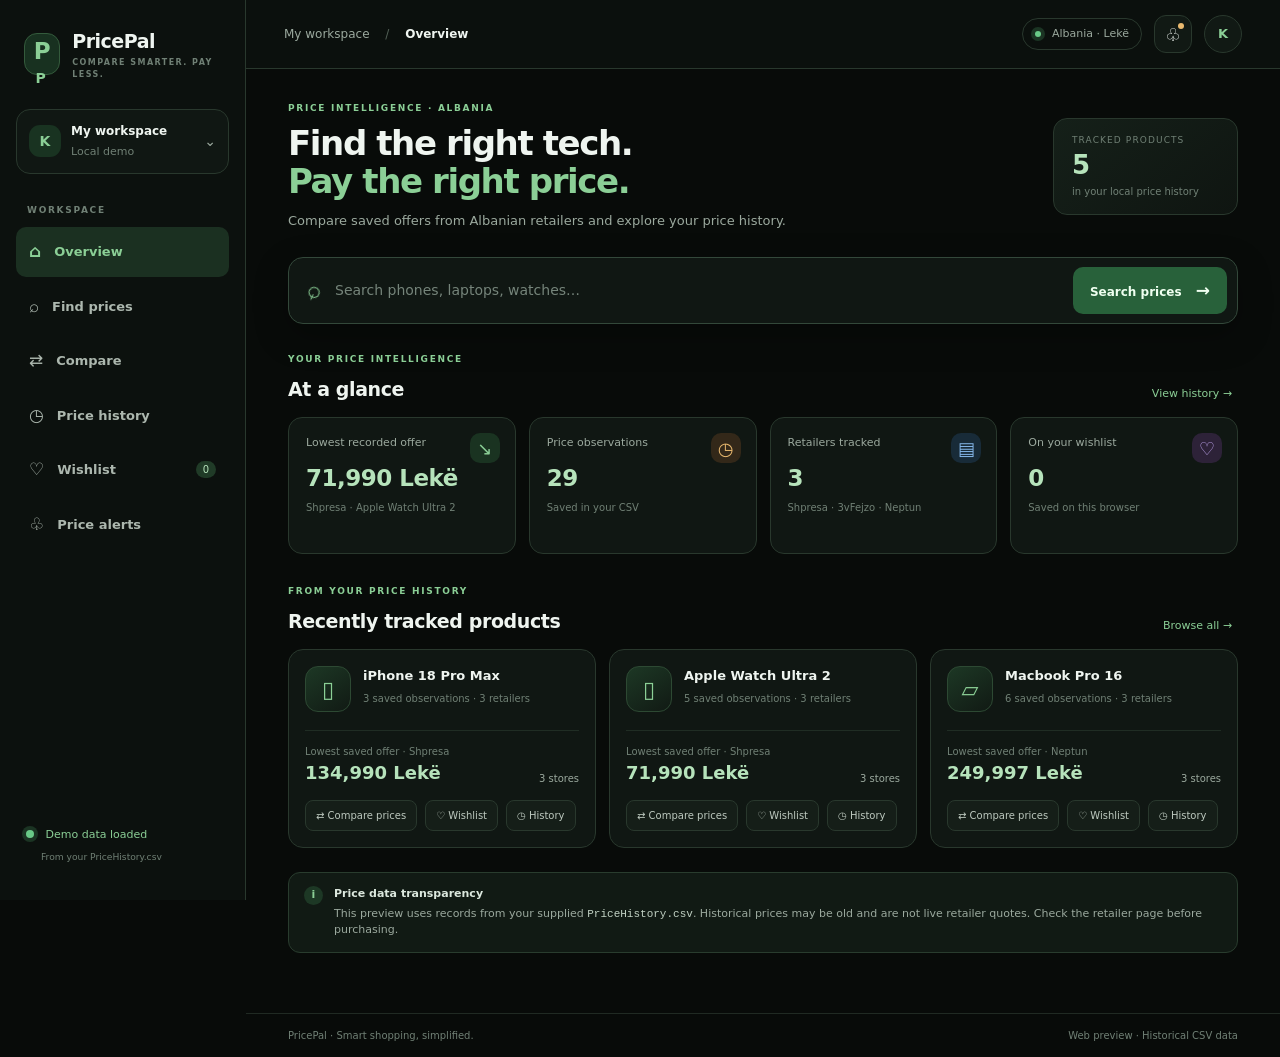
<file: PricePalWeb/index.html>
<!doctype html>
<html lang="en"><head><meta charset="utf-8"><meta name="viewport" content="width=device-width,initial-scale=1"><meta name="theme-color" content="#080b09"><title>PricePal — Compare Smarter. Pay Less.</title><link rel="icon" href="data:image/svg+xml,%3Csvg xmlns='http://www.w3.org/2000/svg' viewBox='0 0 64 64'%3E%3Crect width='64' height='64' rx='16' fill='%23101914'/%3E%3Cpath d='M16 48V15h17c10 0 16 5 16 14S43 44 33 44H25v4z' fill='none' stroke='%238bcf96' stroke-width='6'/%3E%3C/svg%3E"><link rel="stylesheet" href="styles.css"></head><body>
<div class="shell"><aside class="sidebar"><a class="brand" href="#dashboard"><span class="brand-mark">P<span>P</span></span><span class="brand-name">PricePal<small>COMPARE SMARTER. PAY LESS.</small></span></a><div class="profile"><div class="avatar">K</div><div><b>My workspace</b><small>Local demo</small></div><span class="chev">⌄</span></div><p class="nav-label">WORKSPACE</p><nav id="nav"><button class="active" data-page="dashboard">⌂ <span>Overview</span></button><button data-page="products">⌕ <span>Find prices</span></button><button data-page="compare">⇄ <span>Compare</span></button><button data-page="history">◷ <span>Price history</span></button><button data-page="wishlist">♡ <span>Wishlist</span><i id="wishCount">0</i></button><button data-page="alerts">♧ <span>Price alerts</span></button></nav><div class="side-foot"><span class="status-dot"></span> Demo data loaded<br><small>From your PriceHistory.csv</small></div></aside>
<main class="main"><header class="topbar"><div class="crumb">My workspace <span>/</span> <b id="crumb">Overview</b></div><div class="top-actions"><span class="pill"><span class="status-dot"></span> Albania · Lekë</span><button class="icon-btn" title="Notifications" data-page="alerts">♧<em></em></button><button class="user-btn">K</button></div></header><div class="content">
<section class="page active" id="page-dashboard"><div class="welcome"><div><p class="eyebrow">PRICE INTELLIGENCE · ALBANIA</p><h1>Find the right tech.<br><span>Pay the right price.</span></h1><p class="muted">Compare saved offers from Albanian retailers and explore your price history.</p></div><div class="hero-stat"><span>TRACKED PRODUCTS</span><strong id="statProducts">—</strong><small>in your local price history</small></div></div>
<div class="search-card"><div class="search-icon">⌕</div><input id="globalSearch" placeholder="Search phones, laptops, watches…" autocomplete="off"><button id="searchBtn" class="primary">Search prices <b>→</b></button></div>
<div class="section-head"><div><p class="eyebrow">YOUR PRICE INTELLIGENCE</p><h2>At a glance</h2></div><button class="text-btn" data-page="history">View history →</button></div><div class="stats-grid"><article class="stat-card"><div class="stat-icon green">↘</div><small>Lowest recorded offer</small><strong id="statLowest">—</strong><span id="statLowestStore">Across saved records</span></article><article class="stat-card"><div class="stat-icon amber">◷</div><small>Price observations</small><strong id="statRecords">—</strong><span>Saved in your CSV</span></article><article class="stat-card"><div class="stat-icon blue">▤</div><small>Retailers tracked</small><strong id="statStores">—</strong><span>Shpresa · 3vFejzo · Neptun</span></article><article class="stat-card"><div class="stat-icon violet">♡</div><small>On your wishlist</small><strong id="statWishlist">0</strong><span>Saved on this browser</span></article></div>
<div class="section-head"><div><p class="eyebrow">FROM YOUR PRICE HISTORY</p><h2>Recently tracked products</h2></div><button class="text-btn" data-page="products">Browse all →</button></div><div class="product-grid" id="featured"></div><div class="notice"><span>i</span><div><b>Price data transparency</b><p>This preview uses records from your supplied <code>PriceHistory.csv</code>. Historical prices may be old and are not live retailer quotes. Check the retailer page before purchasing.</p></div></div></section>
<section class="page" id="page-products"><div class="page-title"><div><p class="eyebrow">CATALOG</p><h1>Find prices</h1><p class="muted">Search products with saved price records.</p></div><label class="filter"><span>Sort by</span><select id="sortProducts"><option value="name">Product name</option><option value="low">Lowest recorded price</option><option value="recent">Recently recorded</option></select></label></div><div class="search-card compact"><div class="search-icon">⌕</div><input id="productSearch" placeholder="Search by product or brand…"><button id="clearSearch" class="secondary">Clear</button></div><div class="catalog-meta" id="catalogMeta"></div><div class="product-grid" id="catalog"></div></section>
<section class="page" id="page-compare"><div class="page-title"><div><p class="eyebrow">RETAILER OFFERS</p><h1>Compare prices</h1><p class="muted">Compare the latest saved record for each retailer and product.</p></div></div><div class="compare-select"><label for="compareProduct">Choose a product</label><select id="compareProduct"></select></div><div id="compareBody"></div><div class="notice"><span>i</span><div><b>Saved prices, not live quotes</b><p>Offers are selected from your historical CSV by latest recorded date and time. Availability and current price may have changed.</p></div></div></section>
<section class="page" id="page-history"><div class="page-title"><div><p class="eyebrow">RECORDED OVER TIME</p><h1>Price history</h1><p class="muted">See how saved prices changed across retailers.</p></div><label class="filter"><span>Product</span><select id="historyProduct"></select></label></div><div class="history-summary" id="historySummary"></div><article class="panel chart-panel"><div class="panel-heading"><div><h2 id="chartTitle">Price movement</h2><p>Saved observations · Lekë</p></div><div class="legend" id="legend"></div></div><div class="chart-wrap"><svg id="priceChart" viewBox="0 0 900 320" role="img" aria-label="Price history line chart"></svg></div></article><div class="section-head"><div><p class="eyebrow">SOURCE RECORDS</p><h2>Observation log</h2></div></div><div class="table-wrap"><table><thead><tr><th>STORE</th><th>PRODUCT</th><th>PRICE</th><th>DATE</th><th>LINK</th></tr></thead><tbody id="historyRows"></tbody></table></div></section>
<section class="page" id="page-wishlist"><div class="page-title"><div><p class="eyebrow">YOUR SHORTLIST</p><h1>Wishlist</h1><p class="muted">Keep products together while you compare.</p></div></div><div class="product-grid" id="wishlistGrid"></div><div id="emptyWish" class="empty" hidden><div>♡</div><h2>Your wishlist is empty</h2><p>Save a product from Find prices to keep it here.</p><button class="primary" data-page="products">Browse products →</button></div></section>
<section class="page" id="page-alerts"><div class="page-title"><div><p class="eyebrow">PRICE WATCH</p><h1>Price alerts</h1><p class="muted">Set a target price and this browser will remember it.</p></div></div><div class="alert-form panel"><h2>Create an alert</h2><p class="muted">Demo alerts are stored on this device. They do not run background checks or send email.</p><div class="form-row"><label>Product<select id="alertProduct"></select></label><label>Target price (Lekë)<input id="alertTarget" type="number" min="1" placeholder="e.g. 100000"></label><button id="createAlert" class="primary">Create alert</button></div><div id="alertMessage" class="form-message"></div></div><div class="section-head"><div><p class="eyebrow">TRACKED TARGETS</p><h2>Your alerts</h2></div></div><div id="alertsList"></div></section>
</div><footer><span>PricePal · Smart shopping, simplified.</span><span>Web preview · Historical CSV data</span></footer></main></div><div id="toast" role="status" aria-live="polite"></div><script src="app.js"></script></body></html>
</file>
<file: PricePalWeb/styles.css>
:root{--bg:#080b09;--panel:#101713;--panel2:#141d17;--hover:#1b281e;--line:#29382d;--green:#8bcf96;--green2:#b6e3bb;--ink:#eff5f0;--muted:#9ba99e;--dim:#708075;--amber:#e9b96f;--blue:#83b5e7;--purple:#baa0e7;--red:#ed8888}*{box-sizing:border-box}body{margin:0;background:var(--bg);color:var(--ink);font:14px/1.5 Inter,ui-sans-serif,system-ui,-apple-system,"Segoe UI",sans-serif}button,input,select{font:inherit;color:inherit}button{cursor:pointer}.shell{min-height:100vh;display:flex}.sidebar{width:246px;flex:0 0 246px;background:#0c110e;border-right:1px solid var(--line);padding:25px 16px 18px;display:flex;flex-direction:column;position:sticky;top:0;height:100vh}.brand{display:flex;align-items:center;gap:12px;color:inherit;text-decoration:none;padding:2px 8px 28px}.brand-mark{width:42px;height:42px;border-radius:13px;background:#183120;border:1px solid #345b3c;display:grid;place-items:center;color:var(--green);font-weight:850;font-size:23px;letter-spacing:-4px;padding-right:4px}.brand-mark span{font-size:14px;margin-left:-3px;align-self:end;margin-bottom:7px}.brand-name{font-weight:750;font-size:19px;letter-spacing:-.5px}.brand-name small{display:block;color:var(--dim);font-size:8px;letter-spacing:1.45px;margin-top:1px}.profile{display:flex;align-items:center;gap:10px;padding:12px;border:1px solid var(--line);border-radius:14px;background:#101713}.avatar,.user-btn{width:32px;height:32px;border-radius:11px;background:#193321;color:var(--green);display:grid;place-items:center;font-weight:750}.profile b{display:block;font-size:12px}.profile small{color:var(--dim);font-size:11px}.chev{margin-left:auto;color:var(--muted)}.nav-label{font-size:9px;color:var(--dim);font-weight:750;letter-spacing:1.7px;margin:30px 11px 10px}nav{display:grid;gap:5px}nav button{border:0;text-align:left;background:transparent;color:#acb7ae;border-radius:10px;padding:12px 13px;display:flex;gap:13px;align-items:center;font-size:17px}nav button span{font-size:13px;font-weight:550}nav button:hover{background:var(--hover);color:var(--ink)}nav button.active{background:#1b3021;color:var(--green);font-weight:700}nav button i{margin-left:auto;font-style:normal;border-radius:10px;background:#203b27;color:var(--green2);font-size:10px;padding:1px 7px}.side-foot{margin-top:auto;padding:14px 10px;color:var(--green);font-size:11px;line-height:2}.side-foot small{color:var(--dim);padding-left:15px}.status-dot{display:inline-block;width:8px;height:8px;border-radius:50%;background:#69c987;box-shadow:0 0 0 4px #1b3423;margin-right:8px}.main{min-width:0;flex:1;display:flex;flex-direction:column}.topbar{height:69px;border-bottom:1px solid var(--line);display:flex;align-items:center;justify-content:space-between;padding:0 38px;background:#0b100d;position:sticky;top:0;z-index:5}.crumb{color:var(--muted);font-size:12px}.crumb span{padding:0 12px;color:#526056}.crumb b{color:var(--ink)}.top-actions{display:flex;align-items:center;gap:12px}.pill{border:1px solid var(--line);border-radius:20px;padding:7px 12px;color:var(--muted);font-size:11px}.pill .status-dot{width:6px;height:6px;margin-right:7px}.icon-btn,.user-btn{position:relative;background:#111914;border:1px solid var(--line);width:38px;height:38px;border-radius:12px;font-size:18px}.icon-btn em{position:absolute;right:7px;top:7px;width:6px;height:6px;border-radius:50%;background:var(--amber)}.user-btn{border-radius:50%;font-size:13px}.content{width:min(1280px,100%);margin:0 auto;padding:33px 42px 60px;flex:1}.page{display:none;animation:fade .2s ease}.page.active{display:block}@keyframes fade{from{opacity:.5;transform:translateY(3px)}to{opacity:1;transform:none}}.welcome{display:flex;align-items:center;justify-content:space-between;gap:24px;margin-bottom:26px}.eyebrow{color:var(--green);font-size:9px;letter-spacing:1.7px;font-weight:800;margin:0 0 8px}.welcome h1,.page-title h1{font-size:34px;line-height:1.14;letter-spacing:-1.4px;margin:0 0 10px}.welcome h1 span{color:var(--green)}.muted{color:var(--muted);margin:0;font-size:13px}.hero-stat{min-width:185px;padding:15px 18px;border:1px solid var(--line);background:linear-gradient(140deg,#152019,#0f1511);border-radius:14px}.hero-stat span,.hero-stat small{display:block;color:var(--dim);font-size:9px;letter-spacing:1.1px}.hero-stat strong{display:block;color:var(--green2);font-size:26px;line-height:1.4}.hero-stat small{letter-spacing:0;font-size:10px}.search-card{display:flex;align-items:center;gap:13px;border:1px solid #33483a;border-radius:15px;background:#101713;padding:9px 10px 9px 17px;box-shadow:0 12px 34px #0004;margin-bottom:29px}.search-icon{font-size:24px;color:var(--green);transform:rotate(-20deg)}.search-card input{flex:1;min-width:0;background:transparent;border:0;outline:0;font-size:14px}.search-card input::placeholder{color:#75847a}.primary,.secondary{border:0;border-radius:10px;padding:11px 17px;background:#28613a;color:#effff0;font-weight:700;font-size:12px;white-space:nowrap}.primary:hover{background:#347a49}.primary b{font-size:17px;margin-left:10px}.secondary{background:#1a261e;border:1px solid var(--line);color:var(--muted)}.section-head{display:flex;justify-content:space-between;align-items:end;margin:29px 0 14px}.section-head h2{margin:0;font-size:19px;letter-spacing:-.4px}.text-btn{background:none;border:0;color:var(--green);font-size:11px}.stats-grid{display:grid;grid-template-columns:repeat(4,minmax(0,1fr));gap:13px;margin-bottom:31px}.stat-card{position:relative;border:1px solid var(--line);background:var(--panel);border-radius:14px;padding:17px 17px 16px;min-height:137px}.stat-icon{position:absolute;right:15px;top:15px;width:30px;height:30px;border-radius:10px;display:grid;place-items:center;font-size:18px}.stat-icon.green{background:#1a3321;color:var(--green)}.stat-icon.amber{background:#332819;color:var(--amber)}.stat-icon.blue{background:#182b38;color:var(--blue)}.stat-icon.violet{background:#2d2238;color:var(--purple)}.stat-card small{display:block;color:var(--muted);font-size:11px}.stat-card strong{display:block;margin:9px 0 1px;color:var(--green2);font-size:23px;letter-spacing:-.5px}.stat-card span{font-size:10px;color:var(--dim)}.product-grid{display:grid;grid-template-columns:repeat(3,minmax(0,1fr));gap:13px}.product-card,.panel{border:1px solid var(--line);background:var(--panel);border-radius:15px}.product-card{padding:16px;transition:.18s}.product-card:hover{transform:translateY(-2px);border-color:#49644e}.product-top{display:flex;gap:12px;align-items:start}.product-art{width:46px;height:46px;border-radius:13px;background:linear-gradient(145deg,#1d3825,#111a14);border:1px solid #2d4933;display:grid;place-items:center;color:var(--green);font-size:22px;flex:none}.product-card h3{font-size:13px;margin:1px 0 2px;line-height:1.35}.product-card .sub{font-size:10px;color:var(--dim)}.price-line{display:flex;justify-content:space-between;align-items:end;margin-top:18px;padding-top:13px;border-top:1px solid #202d24}.price-line small{color:var(--dim);font-size:10px;display:block}.price-line strong{font-size:18px;color:var(--green2)}.price-line em{font-style:normal;color:var(--muted);font-size:10px}.card-actions{display:flex;gap:8px;margin-top:14px}.small-btn{border:1px solid var(--line);background:#151e18;border-radius:8px;color:#bdc9bf;padding:7px 10px;font-size:10px}.small-btn:hover{border-color:#52775a;color:var(--green)}.small-btn.faved{color:var(--green);border-color:#395c40;background:#182b1c}.notice{display:flex;gap:11px;background:#111a14;border:1px solid #293c2e;border-radius:12px;padding:13px 15px;margin-top:24px;color:var(--muted);font-size:11px}.notice>span{width:19px;height:19px;display:grid;place-items:center;border-radius:50%;background:#1d3825;color:var(--green);font-weight:700;flex:none}.notice b{color:#dce8de}.notice p{margin:3px 0 0}.notice code{color:#c2d2c4}.page-title{display:flex;justify-content:space-between;align-items:end;margin-bottom:23px}.page-title h1{font-size:30px}.filter,.compare-select{display:grid;gap:5px;color:var(--muted);font-size:10px}.filter select,.compare-select select,.form-row input,.form-row select{background:#111914;border:1px solid var(--line);border-radius:9px;padding:10px 12px;outline:0;color:var(--ink)}.compact{margin-bottom:12px}.compact input{font-size:13px}.catalog-meta{font-size:10px;color:var(--dim);margin-bottom:12px}.compare-select{width:min(420px,100%);margin-bottom:18px}.compare-table{width:100%;border-collapse:collapse}.compare-table th,.compare-table td{text-align:left;border-bottom:1px solid var(--line);padding:13px 12px}.compare-table th{font-size:9px;letter-spacing:1px;color:var(--dim)}.compare-table td{font-size:12px}.compare-table td.price{font-size:17px;font-weight:750;color:var(--green2)}.store-dot{display:inline-block;width:8px;height:8px;border-radius:50%;background:var(--green);margin-right:8px}.store-dot.fejzo{background:var(--amber)}.store-dot.neptun{background:var(--blue)}.best{color:var(--green);font-size:9px;border:1px solid #36553b;border-radius:20px;padding:3px 8px;margin-left:7px}.table-wrap{overflow:auto;border:1px solid var(--line);border-radius:13px;background:var(--panel)}table{width:100%;border-collapse:collapse;min-width:690px}th,td{text-align:left;padding:12px 14px;border-bottom:1px solid #202b23;font-size:11px}th{color:var(--dim);letter-spacing:1px;font-size:9px}td{color:#c8d2ca}td a{color:var(--green);text-decoration:none}.td-price{color:var(--green2);font-weight:700}.history-summary{display:grid;grid-template-columns:repeat(3,1fr);gap:12px;margin:0 0 14px}.mini-stat{padding:14px 16px;background:var(--panel);border:1px solid var(--line);border-radius:12px}.mini-stat small{display:block;color:var(--dim);font-size:10px}.mini-stat strong{display:block;margin-top:5px;color:var(--green2);font-size:18px}.chart-panel{padding:18px}.panel-heading{display:flex;justify-content:space-between;align-items:start}.panel-heading h2{font-size:14px;margin:0}.panel-heading p{font-size:10px;color:var(--dim);margin:3px 0}.legend{display:flex;gap:12px;flex-wrap:wrap;font-size:10px;color:var(--muted)}.legend span{display:flex;align-items:center;gap:5px}.legend i{width:8px;height:8px;border-radius:50%;display:inline-block}.chart-wrap{width:100%;overflow:hidden;margin-top:8px}.chart-wrap svg{width:100%;height:auto;min-height:220px}.axis-label{fill:#75847a;font-size:10px}.gridline{stroke:#29372d;stroke-width:1}.chartline{fill:none;stroke-width:2.5}.chart-point{stroke:#101713;stroke-width:2}.alert-form{padding:20px;margin-bottom:25px}.alert-form h2{font-size:17px;margin:0 0 5px}.form-row{display:flex;gap:12px;align-items:end;margin-top:16px}.form-row label{display:grid;gap:6px;font-size:10px;color:var(--muted);flex:1}.form-row button{height:39px}.form-message{font-size:11px;color:var(--green);margin-top:10px;min-height:15px}.alert-item{display:flex;align-items:center;justify-content:space-between;border:1px solid var(--line);border-radius:12px;background:var(--panel);padding:15px;margin-bottom:9px}.alert-item b{font-size:12px}.alert-item small{display:block;color:var(--muted);font-size:10px;margin-top:3px}.alert-target{color:var(--green2);font-weight:750;font-size:15px}.empty{text-align:center;border:1px dashed #344337;border-radius:16px;padding:45px 16px;color:var(--muted)}.empty>div{font-size:34px;color:var(--green)}.empty h2{color:var(--ink);font-size:17px;margin:8px 0 4px}.empty p{font-size:12px;margin:0 0 16px}.empty[hidden]{display:none}footer{border-top:1px solid #202a23;padding:14px 42px;display:flex;justify-content:space-between;color:var(--dim);font-size:10px}#toast{position:fixed;bottom:22px;right:24px;padding:12px 16px;border:1px solid #426448;background:#16251a;color:var(--green2);border-radius:10px;box-shadow:0 12px 32px #0008;opacity:0;transform:translateY(10px);transition:.2s;pointer-events:none;z-index:20;font-size:12px}#toast.show{opacity:1;transform:none}
@media(max-width:1050px){.sidebar{width:210px;flex-basis:210px}.content{padding:28px 26px 48px}.stats-grid{grid-template-columns:repeat(2,1fr)}.product-grid{grid-template-columns:repeat(2,minmax(0,1fr))}}@media(max-width:700px){.shell{display:block}.sidebar{position:sticky;top:0;z-index:7;width:100%;height:auto;padding:9px 12px;border-right:0;border-bottom:1px solid var(--line);display:block}.brand{padding:0 4px 8px}.brand-mark{width:34px;height:34px;font-size:18px;border-radius:10px}.brand-name{font-size:16px}.profile,.nav-label,.side-foot{display:none}nav{display:flex;overflow:auto;gap:4px}nav button{flex:0 0 auto;padding:8px 10px;gap:7px;font-size:15px}nav button span{font-size:10px}.topbar{height:52px;padding:0 15px}.pill{display:none}.content{padding:22px 15px 40px}.welcome{align-items:start}.welcome h1{font-size:29px}.hero-stat{min-width:115px;padding:10px}.hero-stat strong{font-size:21px}.hero-stat span{font-size:7px}.hero-stat small{font-size:8px}.search-card{gap:8px;padding-left:11px}.search-card input{font-size:11px}.search-card .primary{padding:10px;font-size:10px}.search-card .primary b{margin-left:3px}.stats-grid{gap:8px}.stat-card{padding:13px;min-height:120px}.stat-card strong{font-size:19px}.product-grid{grid-template-columns:1fr}.page-title{align-items:start;gap:12px;flex-direction:column}.page-title h1{font-size:27px}.filter{width:100%}.filter select{width:100%}.form-row{display:grid;grid-template-columns:1fr}.form-row button{width:100%}.history-summary{gap:7px}.mini-stat{padding:11px}.mini-stat strong{font-size:15px}.chart-panel{padding:13px}.chart-wrap svg{min-height:190px}.panel-heading{gap:10px;flex-direction:column}.compare-table th,.compare-table td{padding:10px 7px;font-size:10px}footer{padding:12px 15px;gap:12px;flex-wrap:wrap}}
</file>
